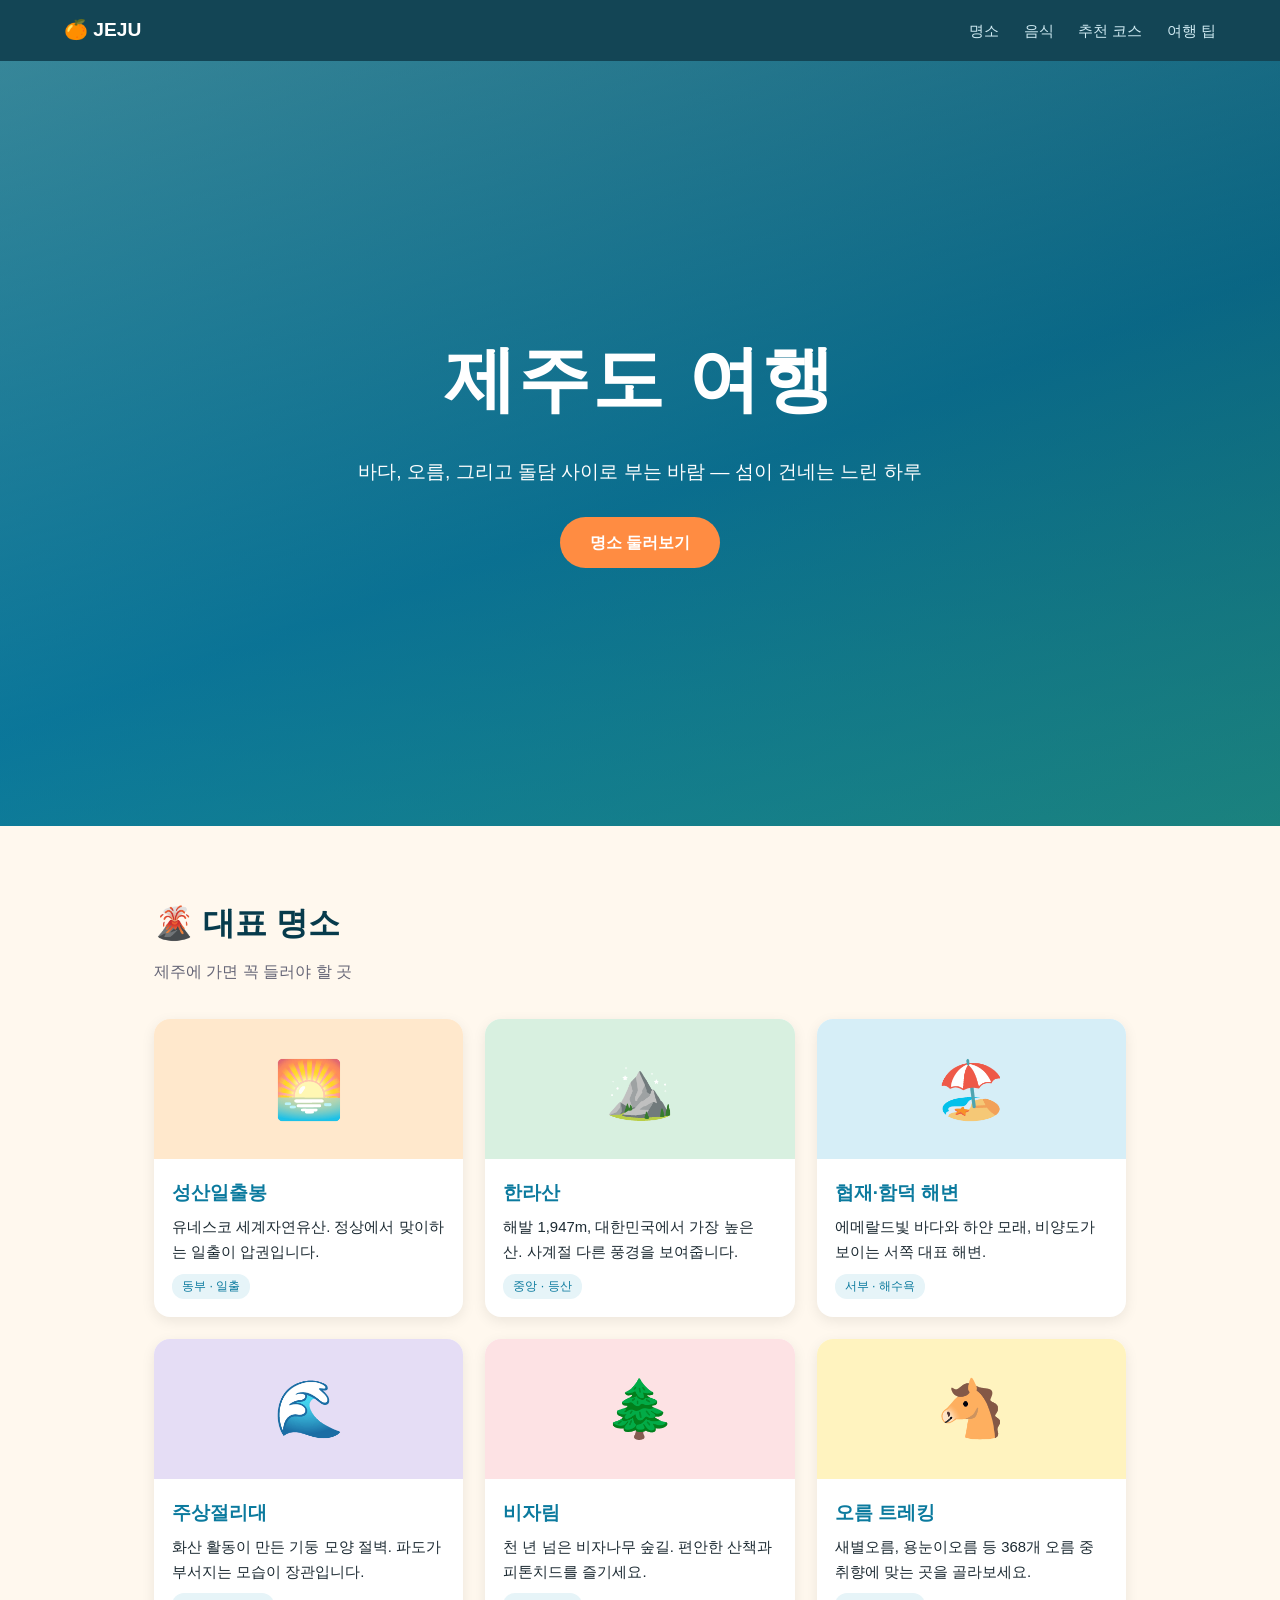
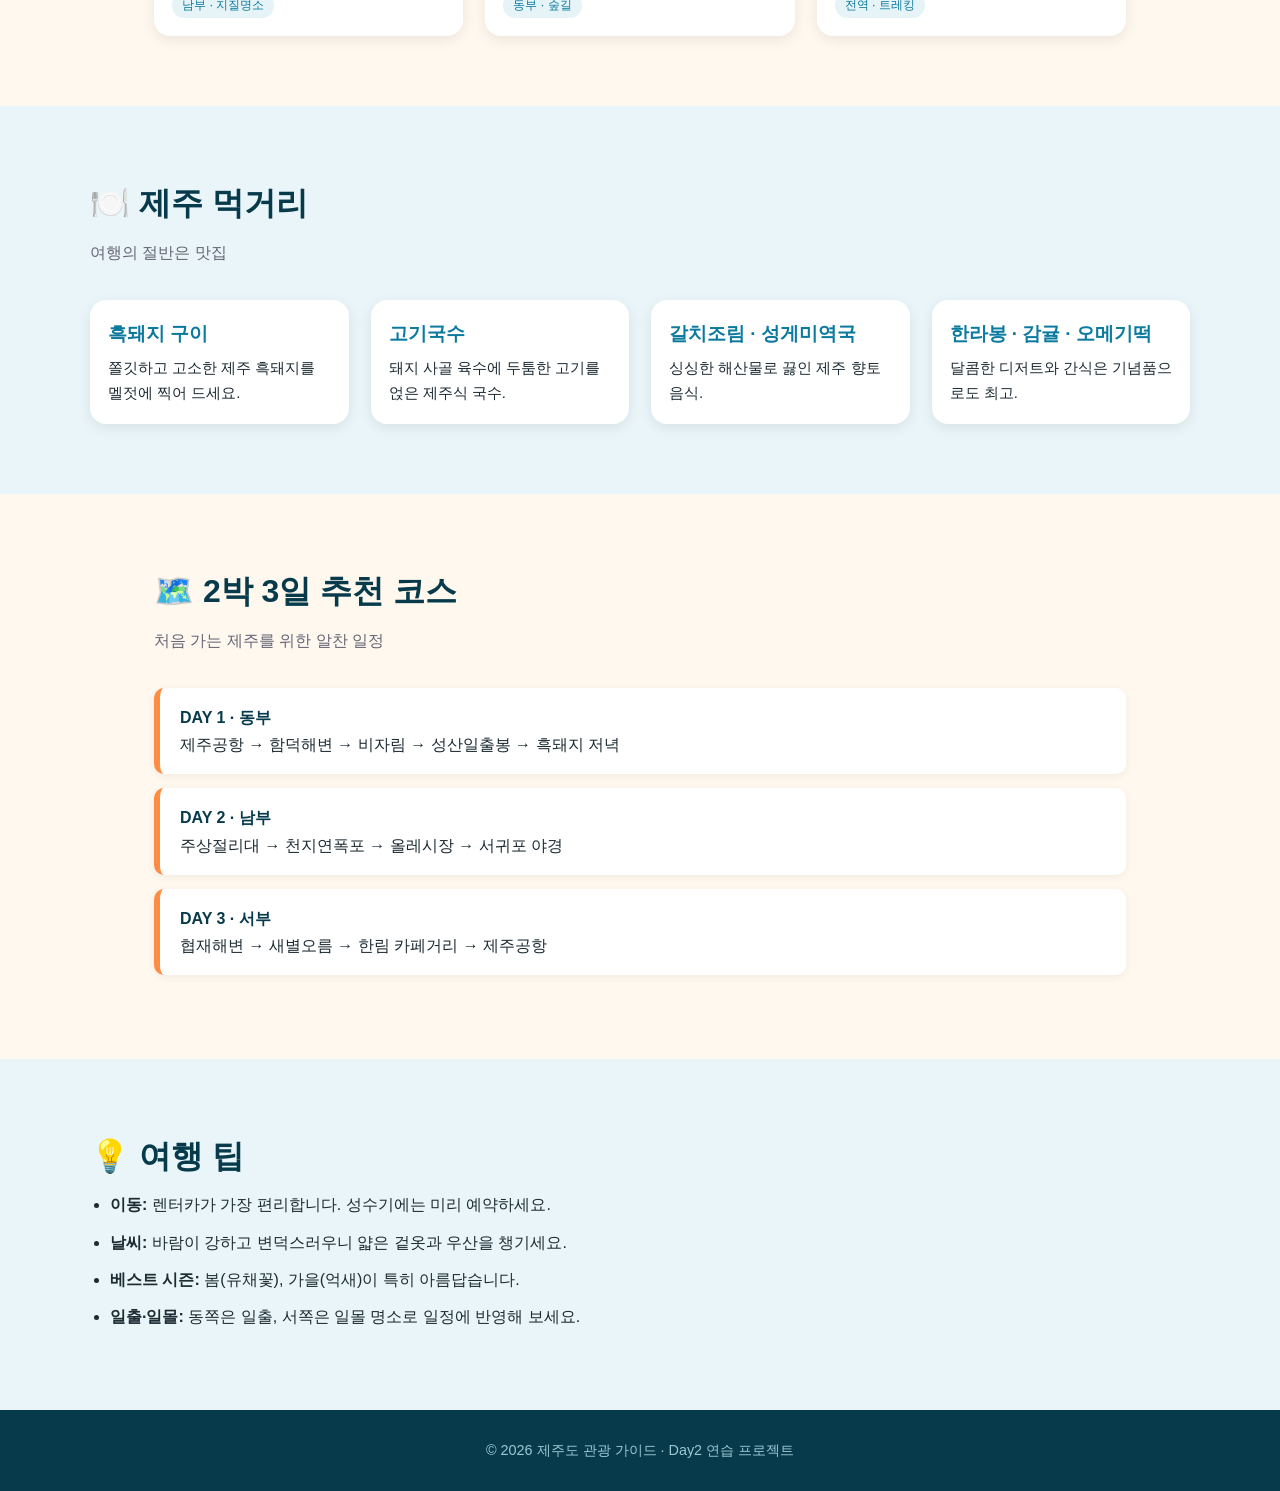
<file: index.html>
<!DOCTYPE html>
<html lang="ko">
<head>
<meta charset="UTF-8">
<meta name="viewport" content="width=device-width, initial-scale=1">
<title>제주도 관광 가이드</title>
<style>
  :root { --sea:#0b7a9e; --deep:#073b4c; --orange:#ff8c42; --cream:#fff8ee; --ink:#1d2b33; }
  * { box-sizing:border-box; margin:0; padding:0; }
  html { scroll-behavior:smooth; }
  body { font-family:"Malgun Gothic","Apple SD Gothic Neo",sans-serif; color:var(--ink); background:var(--cream); line-height:1.7; }
  header { position:sticky; top:0; z-index:10; background:rgba(7,59,76,.95); display:flex; justify-content:space-between; align-items:center; padding:14px 5vw; }
  header .logo { color:#fff; font-weight:700; font-size:1.2rem; }
  nav a { color:#cfeaf2; text-decoration:none; margin-left:20px; font-size:.95rem; }
  nav a:hover { color:var(--orange); }
  .hero { min-height:85vh; display:flex; flex-direction:column; justify-content:center; align-items:center; text-align:center; color:#fff; padding:0 5vw;
    background:linear-gradient(rgba(7,59,76,.45),rgba(11,122,158,.55)),linear-gradient(160deg,#5ec4d8 0%,#0b7a9e 55%,#2e8b57 100%); }
  .hero h1 { font-size:clamp(2.4rem,7vw,4.5rem); letter-spacing:2px; }
  .hero p { margin:16px 0 28px; font-size:1.2rem; }
  .btn { background:var(--orange); color:#fff; padding:12px 30px; border-radius:30px; text-decoration:none; font-weight:700; transition:transform .2s; display:inline-block; }
  .btn:hover { transform:translateY(-3px); }
  section { padding:70px 5vw; max-width:1100px; margin:auto; }
  h2 { font-size:2rem; color:var(--deep); margin-bottom:8px; }
  .sub { color:#667; margin-bottom:34px; }
  .grid { display:grid; grid-template-columns:repeat(auto-fit,minmax(240px,1fr)); gap:22px; }
  .card { background:#fff; border-radius:16px; overflow:hidden; box-shadow:0 4px 14px rgba(0,0,0,.08); transition:transform .25s; }
  .card:hover { transform:translateY(-6px); }
  .thumb { height:140px; display:flex; align-items:center; justify-content:center; font-size:3.5rem; }
  .card .body { padding:18px; }
  .card h3 { color:var(--sea); margin-bottom:6px; }
  .card p { font-size:.93rem; }
  .tag { display:inline-block; font-size:.78rem; background:#e6f4f8; color:var(--sea); padding:2px 10px; border-radius:12px; margin-top:8px; }
  .alt { background:#e9f5f8; max-width:none; }
  .alt > .inner { max-width:1100px; margin:auto; }
  .tip li { margin:0 0 10px 20px; }
  .course { background:#fff; border-left:6px solid var(--orange); border-radius:10px; padding:16px 20px; margin-bottom:14px; box-shadow:0 2px 8px rgba(0,0,0,.06); }
  .course b { color:var(--deep); }
  footer { background:var(--deep); color:#9cc7d3; text-align:center; padding:28px 5vw; font-size:.9rem; }
  @media (max-width:600px){ nav a{margin-left:12px;font-size:.85rem;} }
</style>
</head>
<body>

<header>
  <div class="logo">🍊 JEJU</div>
  <nav>
    <a href="#spots">명소</a>
    <a href="#food">음식</a>
    <a href="#course">추천 코스</a>
    <a href="#tips">여행 팁</a>
  </nav>
</header>

<div class="hero">
  <h1>제주도 여행</h1>
  <p>바다, 오름, 그리고 돌담 사이로 부는 바람 — 섬이 건네는 느린 하루</p>
  <a class="btn" href="#spots">명소 둘러보기</a>
</div>

<section id="spots">
  <h2>🌋 대표 명소</h2>
  <p class="sub">제주에 가면 꼭 들러야 할 곳</p>
  <div class="grid">
    <div class="card"><div class="thumb" style="background:#ffe8cc">🌅</div><div class="body"><h3>성산일출봉</h3><p>유네스코 세계자연유산. 정상에서 맞이하는 일출이 압권입니다.</p><span class="tag">동부 · 일출</span></div></div>
    <div class="card"><div class="thumb" style="background:#d8f0e0">⛰️</div><div class="body"><h3>한라산</h3><p>해발 1,947m, 대한민국에서 가장 높은 산. 사계절 다른 풍경을 보여줍니다.</p><span class="tag">중앙 · 등산</span></div></div>
    <div class="card"><div class="thumb" style="background:#d6eef7">🏖️</div><div class="body"><h3>협재·함덕 해변</h3><p>에메랄드빛 바다와 하얀 모래, 비양도가 보이는 서쪽 대표 해변.</p><span class="tag">서부 · 해수욕</span></div></div>
    <div class="card"><div class="thumb" style="background:#e5ddf5">🌊</div><div class="body"><h3>주상절리대</h3><p>화산 활동이 만든 기둥 모양 절벽. 파도가 부서지는 모습이 장관입니다.</p><span class="tag">남부 · 지질명소</span></div></div>
    <div class="card"><div class="thumb" style="background:#fde2e4">🌲</div><div class="body"><h3>비자림</h3><p>천 년 넘은 비자나무 숲길. 편안한 산책과 피톤치드를 즐기세요.</p><span class="tag">동부 · 숲길</span></div></div>
    <div class="card"><div class="thumb" style="background:#fff3bf">🐴</div><div class="body"><h3>오름 트레킹</h3><p>새별오름, 용눈이오름 등 368개 오름 중 취향에 맞는 곳을 골라보세요.</p><span class="tag">전역 · 트레킹</span></div></div>
  </div>
</section>

<section id="food" class="alt">
  <div class="inner">
    <h2>🍽️ 제주 먹거리</h2>
    <p class="sub">여행의 절반은 맛집</p>
    <div class="grid">
      <div class="card"><div class="body"><h3>흑돼지 구이</h3><p>쫄깃하고 고소한 제주 흑돼지를 멜젓에 찍어 드세요.</p></div></div>
      <div class="card"><div class="body"><h3>고기국수</h3><p>돼지 사골 육수에 두툼한 고기를 얹은 제주식 국수.</p></div></div>
      <div class="card"><div class="body"><h3>갈치조림 · 성게미역국</h3><p>싱싱한 해산물로 끓인 제주 향토 음식.</p></div></div>
      <div class="card"><div class="body"><h3>한라봉 · 감귤 · 오메기떡</h3><p>달콤한 디저트와 간식은 기념품으로도 최고.</p></div></div>
    </div>
  </div>
</section>

<section id="course">
  <h2>🗺️ 2박 3일 추천 코스</h2>
  <p class="sub">처음 가는 제주를 위한 알찬 일정</p>
  <div class="course"><b>DAY 1 · 동부</b><br>제주공항 → 함덕해변 → 비자림 → 성산일출봉 → 흑돼지 저녁</div>
  <div class="course"><b>DAY 2 · 남부</b><br>주상절리대 → 천지연폭포 → 올레시장 → 서귀포 야경</div>
  <div class="course"><b>DAY 3 · 서부</b><br>협재해변 → 새별오름 → 한림 카페거리 → 제주공항</div>
</section>

<section id="tips" class="alt">
  <div class="inner">
    <h2>💡 여행 팁</h2>
    <ul class="tip">
      <li><b>이동:</b> 렌터카가 가장 편리합니다. 성수기에는 미리 예약하세요.</li>
      <li><b>날씨:</b> 바람이 강하고 변덕스러우니 얇은 겉옷과 우산을 챙기세요.</li>
      <li><b>베스트 시즌:</b> 봄(유채꽃), 가을(억새)이 특히 아름답습니다.</li>
      <li><b>일출·일몰:</b> 동쪽은 일출, 서쪽은 일몰 명소로 일정에 반영해 보세요.</li>
    </ul>
  </div>
</section>

<footer>© 2026 제주도 관광 가이드 · Day2 연습 프로젝트</footer>

</body>
</html>
</file>
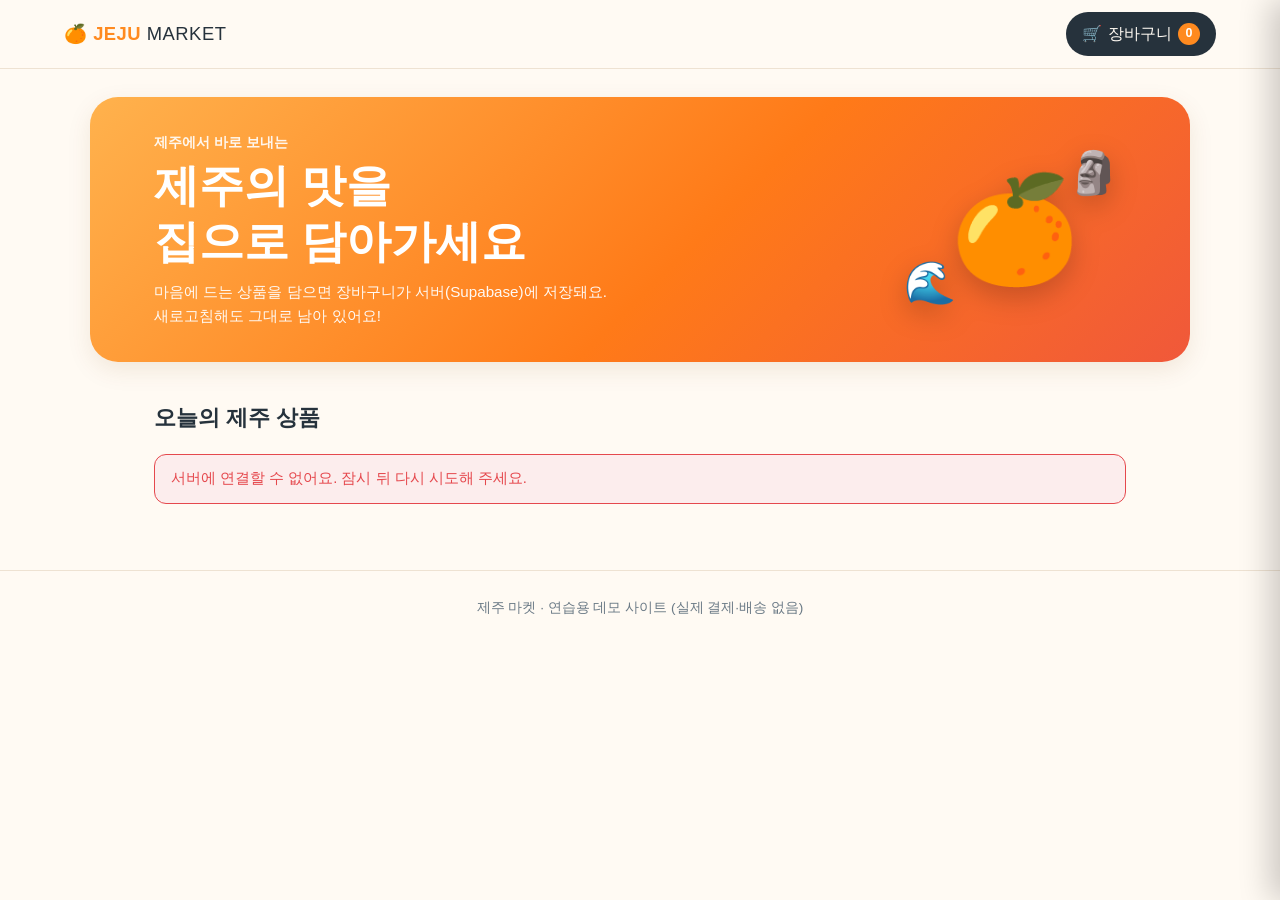
<file: frontend/index.html>
<!DOCTYPE html>
<html lang="ko">
<head>
<meta charset="UTF-8">
<meta name="viewport" content="width=device-width, initial-scale=1">
<title>제주 마켓 — 장바구니</title>
<meta name="description" content="제주의 맛을 집으로. 한라봉, 흑돼지, 오메기떡을 장바구니에 담아 보세요.">
<link rel="stylesheet" href="style.css">
</head>
<body>

<header class="top">
  <a class="brand" href="#">🍊 <b>JEJU</b> MARKET</a>
  <button class="cart-btn" id="openCart" aria-label="장바구니 열기">
    🛒 <span>장바구니</span><em class="badge" id="badge">0</em>
  </button>
</header>

<section class="hero">
  <div>
    <p class="eyebrow">제주에서 바로 보내는</p>
    <h1>제주의 맛을<br>집으로 담아가세요</h1>
    <p class="sub">마음에 드는 상품을 담으면 장바구니가 서버(Supabase)에 저장돼요.<br>새로고침해도 그대로 남아 있어요!</p>
  </div>
  <div class="hero-art" aria-hidden="true">🍊<i>🌊</i><i>🗿</i></div>
</section>

<main>
  <div class="bar">
    <h2>오늘의 제주 상품</h2>
    <div class="chips" id="chips"></div>
  </div>
  <div id="notice" class="notice" hidden></div>
  <div class="grid" id="grid"><div class="skeleton"></div><div class="skeleton"></div><div class="skeleton"></div><div class="skeleton"></div></div>
</main>

<footer>제주 마켓 · 연습용 데모 사이트 (실제 결제·배송 없음)</footer>

<div class="overlay" id="overlay" hidden></div>
<aside class="drawer" id="drawer" aria-hidden="true">
  <div class="drawer-head">
    <h3>🛒 내 장바구니</h3>
    <button class="x" id="closeCart" aria-label="닫기">✕</button>
  </div>
  <div class="drawer-body" id="cartBody"></div>
  <div class="drawer-foot">
    <div class="sum"><span>총 결제 금액</span><b id="total">0원</b></div>
    <button class="order" id="order">주문하기</button>
    <button class="clear" id="clear">비우기</button>
  </div>
</aside>

<div class="toast" id="toast" role="status"></div>

<script src="config.js"></script>
<script src="app.js"></script>
</body>
</html>
</file>
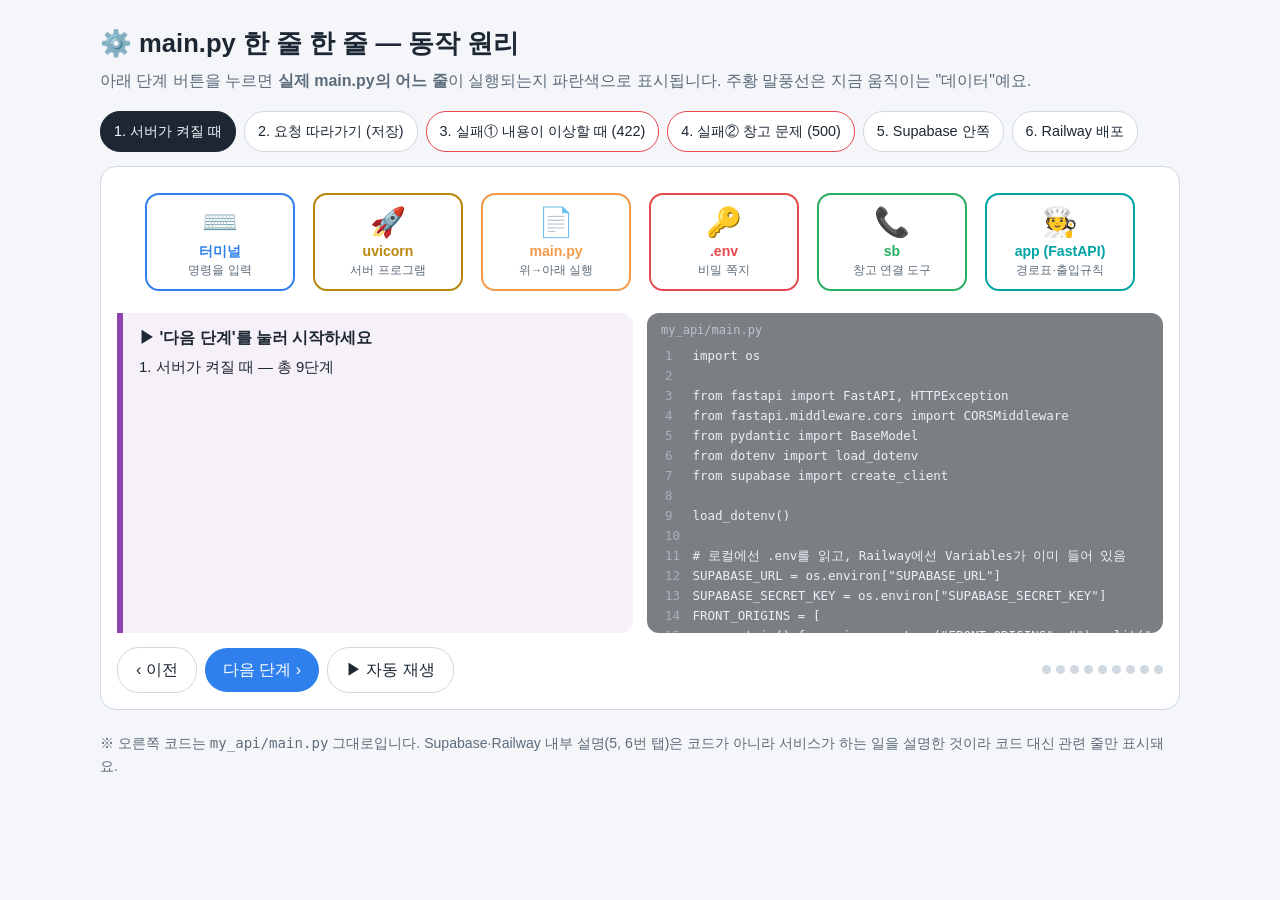
<file: fastapi_detail.html>
<!DOCTYPE html>
<html lang="ko">
<head>
<meta charset="UTF-8">
<meta name="viewport" content="width=device-width, initial-scale=1">
<title>FastAPI · Supabase · Railway 동작 원리</title>
<style>
  :root{
    --bg:#f4f6fa; --card:#fff; --ink:#1c2733; --sub:#5d6c7b; --line:#d0d9e2;
    --code:#0f1720; --codeink:#d6e2ee; --hl:#2f80ed40; --pkt:#8e44ad; --ok:#27ae60; --err:#e5484d;
  }
  @media (prefers-color-scheme:dark){
    :root{ --bg:#0f151b; --card:#18212a; --ink:#e7eef5; --sub:#97a8b8; --line:#2c3a47; }
  }
  *{box-sizing:border-box;margin:0;padding:0}
  body{font-family:"Malgun Gothic","Apple SD Gothic Neo",sans-serif;background:var(--bg);color:var(--ink);line-height:1.65;padding:22px 14px 60px}
  .wrap{max-width:1080px;margin:auto}
  h1{font-size:1.6rem}
  .lead{color:var(--sub);margin:4px 0 16px}
  .tabs{display:flex;flex-wrap:wrap;gap:8px;margin-bottom:14px}
  .tab{border:1px solid var(--line);background:var(--card);color:var(--ink);padding:8px 13px;border-radius:20px;cursor:pointer;font:inherit;font-size:.9rem}
  .tab.on{background:var(--ink);color:var(--bg);border-color:var(--ink)}
  .tab.e{border-color:var(--err)}
  .card{background:var(--card);border:1px solid var(--line);border-radius:16px;padding:16px}

  .stage{position:relative;display:flex;flex-wrap:wrap;justify-content:center;gap:14px 18px;padding:10px 4px 16px}
  .node{flex:1 1 118px;max-width:150px;border:2px solid var(--c);border-radius:14px;padding:10px 6px;text-align:center;background:var(--card);transition:box-shadow .3s,transform .3s;position:relative;z-index:1}
  .node.act{box-shadow:0 0 0 5px color-mix(in srgb,var(--c) 30%,transparent);transform:scale(1.05)}
  .node.pulse{animation:pulse .9s ease 2}
  @keyframes pulse{50%{box-shadow:0 0 0 12px color-mix(in srgb,var(--c) 25%,transparent)}}
  .node .i{font-size:1.8rem;line-height:1.2}
  .node b{display:block;font-size:.88rem;color:var(--c)}
  .node small{display:block;font-size:.72rem;color:var(--sub);line-height:1.35}
  .pkt{position:absolute;z-index:5;left:0;top:0;transform:translate(-50%,-50%);background:var(--pkt);color:#fff;font-size:.78rem;padding:4px 10px;border-radius:12px;white-space:nowrap;box-shadow:0 4px 12px rgba(0,0,0,.3);opacity:0;pointer-events:none}
  .pkt.show{opacity:1}
  .pkt.back{background:var(--ok)}
  .pkt.err{background:var(--err)}

  .cols{display:grid;grid-template-columns:1fr 1fr;gap:14px;margin-top:6px}
  .say{border-left:6px solid var(--pkt);background:color-mix(in srgb,var(--pkt) 8%,transparent);border-radius:0 12px 12px 0;padding:12px 16px;min-height:150px}
  .say.err{border-color:var(--err);background:color-mix(in srgb,var(--err) 8%,transparent)}
  .say h3{font-size:1rem;margin-bottom:4px}
  .say p{font-size:.93rem}
  .say pre{margin-top:10px;background:var(--code);color:var(--codeink);padding:10px 12px;border-radius:10px;font:12.5px/1.55 Consolas,monospace;white-space:pre-wrap;word-break:break-all}
  .codebox{background:var(--code);color:var(--codeink);border-radius:12px;padding:8px 0;font:12.5px/1.6 Consolas,monospace;max-height:320px;overflow:auto}
  .codebox .t{padding:0 14px 6px;color:#7f93a7;font-size:.75rem}
  .ln{display:block;padding:0 14px;white-space:pre;border-left:4px solid transparent}
  .ln i{color:#5d7186;font-style:normal;display:inline-block;width:2.2em;user-select:none}
  .ln.hl{background:var(--hl);border-left-color:#4da3ff;color:#fff}
  .codebox.dim{opacity:.55}

  .ctrl{display:flex;gap:8px;align-items:center;margin-top:14px;flex-wrap:wrap}
  .btn{background:#2f80ed;color:#fff;border:0;padding:9px 18px;border-radius:22px;font:inherit;cursor:pointer}
  .btn.g{background:transparent;color:var(--ink);border:1px solid var(--line)}
  .dots{display:flex;gap:5px;margin-left:auto;flex-wrap:wrap}
  .dot{width:9px;height:9px;border-radius:50%;background:var(--line);cursor:pointer}
  .dot.on{background:var(--pkt)}
  .note{margin-top:22px;font-size:.88rem;color:var(--sub)}
  @media (max-width:760px){.cols{grid-template-columns:1fr}}
</style>
</head>
<body>
<div class="wrap">
  <h1>⚙️ main.py 한 줄 한 줄 — 동작 원리</h1>
  <p class="lead">아래 단계 버튼을 누르면 <b>실제 main.py의 어느 줄</b>이 실행되는지 파란색으로 표시됩니다. 주황 말풍선은 지금 움직이는 "데이터"예요.</p>

  <div class="tabs" id="tabs"></div>
  <div class="card">
    <div class="stage" id="stage"><div class="pkt" id="pkt"></div></div>
    <div class="cols">
      <div class="say" id="say"></div>
      <div class="codebox" id="code"></div>
    </div>
    <div class="ctrl">
      <button class="btn g" id="prev">‹ 이전</button>
      <button class="btn" id="next">다음 단계 ›</button>
      <button class="btn g" id="auto">▶ 자동 재생</button>
      <div class="dots" id="dots"></div>
    </div>
  </div>
  <p class="note">※ 오른쪽 코드는 <code>my_api/main.py</code> 그대로입니다. Supabase·Railway 내부 설명(5, 6번 탭)은 코드가 아니라 서비스가 하는 일을 설명한 것이라 코드 대신 관련 줄만 표시돼요.</p>
</div>

<script>
const $ = id => document.getElementById(id);
const CODE = `import os

from fastapi import FastAPI, HTTPException
from fastapi.middleware.cors import CORSMiddleware
from pydantic import BaseModel
from dotenv import load_dotenv
from supabase import create_client

load_dotenv()

# 로컬에선 .env를 읽고, Railway에선 Variables가 이미 들어 있음
SUPABASE_URL = os.environ["SUPABASE_URL"]
SUPABASE_SECRET_KEY = os.environ["SUPABASE_SECRET_KEY"]
FRONT_ORIGINS = [
    o.strip() for o in os.getenv("FRONT_ORIGINS", "").split(",") if o.strip()
]

sb = create_client(SUPABASE_URL, SUPABASE_SECRET_KEY)

app = FastAPI(title="my-api")

app.add_middleware(
    CORSMiddleware,
    allow_origins=FRONT_ORIGINS,
    allow_credentials=True,
    allow_methods=["*"],
    allow_headers=["*"],
)


@app.get("/health")
def health():
    return {"status": "ok"}


class ItemIn(BaseModel):
    name: str


@app.get("/items")
def list_items():
    try:
        res = sb.table("items").select("*").order("id", desc=True).limit(50).execute()
    except Exception as e:
        raise HTTPException(status_code=500, detail=f"Supabase 오류: {e}")
    return res.data


@app.post("/items")
def create_item(item: ItemIn):
    try:
        res = sb.table("items").insert({"name": item.name}).execute()
    except Exception as e:
        raise HTTPException(status_code=500, detail=f"Supabase 오류: {e}")
    return res.data[0]`.split("\n");

const C = {b:"#2f80ed", o:"#f2994a", g:"#27ae60", p:"#9b51e0", r:"#e5484d", t:"#00a3a3", y:"#b8860b"};

/* ───── 요청 하나가 지나가는 길 (2~4번 탭 공통) ───── */
const N2 = [
  {i:"🖥️",n:"브라우저",s:"화면 :5500",c:C.b},
  {i:"🚪",n:"uvicorn",s:"8000번 문지기",c:C.y},
  {i:"🛂",n:"CORS 검문",s:"22~28줄",c:C.p},
  {i:"🗺️",n:"경로표 + 검사",s:"@app.post · ItemIn",c:C.t},
  {i:"🧑‍🍳",n:"create_item()",s:"49~55줄",c:C.o},
  {i:"📞",n:"sb (supabase-py)",s:"18줄",c:C.o},
  {i:"🗄️",n:"Supabase",s:"인터넷 DB",c:C.g},
];
const REQ_RAW = `POST /items HTTP/1.1
Host: 127.0.0.1:8000
Origin: http://localhost:5500
Content-Type: application/json

{"name": "사과"}`;
const S2 = [
  {f:0,t:1,pkt:"POST /items",hl:[],title:"① 브라우저가 '편지(HTTP)'를 보낸다",
   text:"화면의 fetch(...)가 글자로 된 편지를 8000번 포트로 보냅니다. 편지에는 '무슨 일(POST)', '어디로(/items)', '누가 보냈나(Origin)', '내용(JSON)'이 적혀 있어요. 그걸 받는 첫 문지기가 <b>uvicorn</b>입니다.",data:REQ_RAW},
  {f:1,t:2,pkt:"요청 객체",hl:[[20,20]],title:"② uvicorn이 글자를 파이썬 객체로 바꿔 app에 넘긴다",
   text:"uvicorn은 편지를 method·path·headers·body로 쪼개서 <b>app</b>(20줄에서 만든 FastAPI 주방)에게 넘겨요. 실행할 때 쓴 <code>main:app</code>이 바로 이 app입니다. 가장 바깥 문부터 차례로 통과합니다."},
  {f:2,t:3,pkt:"Origin 확인",hl:[[14,16],[22,28]],title:"③ CORS 검문: 이 화면 주소가 허용 목록에 있나?",
   text:"<code>Origin: http://localhost:5500</code>이 FRONT_ORIGINS(.env에서 읽은 목록)에 있는지 봅니다. 있으면 통과하고 응답에 허용 도장(Access-Control-Allow-Origin)을 찍을 준비를 해요. 없으면 서버는 일을 해도 <b>브라우저가 결과를 화면에 못 쓰게 막습니다.</b>"},
  {f:3,t:4,pkt:"item.name='사과'",hl:[[36,37],[49,50]],title:"④ 경로표에서 함수 찾기 + 내용 검사(Pydantic)",
   text:"'POST + /items' 를 경로표에서 찾으면 49줄의 <code>create_item</code>이 나옵니다. 그 전에 본문 JSON이 <code>ItemIn</code>(name은 글자여야 함)에 맞는지 검사해요. 통과하면 <b>item.name = '사과'</b> 를 들고 함수가 실행됩니다. (맞지 않으면 → 3번 탭)"},
  {f:4,t:5,pkt:"insert 준비",hl:[[52,52]],title:"⑤ 함수 안에서 창고에 부탁할 말을 만든다",
   text:"<code>sb.table('items').insert({...})</code>는 '문장 조립'이에요. <code>.execute()</code>가 불리는 순간 비로소 인터넷으로 보냅니다. 전체를 <code>try</code>로 감싼 이유: 창고가 에러를 내도 서버가 죽지 않고 정리된 에러를 돌려주려고요."},
  {f:5,t:6,pkt:"HTTPS POST /rest/v1/items",hl:[[12,13],[18,18]],title:"⑥ supabase-py가 Supabase로 요청을 쏜다",
   text:".env에서 읽은 <b>URL 뒤에 /rest/v1/items</b>를 붙여서 보냅니다(그래서 URL에 /rest/v1/ 을 또 쓰면 오류). 헤더에 비밀 열쇠(SECRET KEY)를 실어서요. 이 안쪽은 5번 탭에서 자세히 봐요.",
   data:`POST https://프로젝트ID.supabase.co/rest/v1/items
apikey: sb_secret_********
Authorization: Bearer sb_secret_********
Prefer: return=representation

{"name": "사과"}`},
  {f:6,t:5,back:1,pkt:"201 [{id:1,…}]",hl:[],title:"⑦ Supabase가 '저장했어요' 하고 줄을 돌려준다",
   text:"방금 저장된 줄이 <b>리스트</b>로 돌아옵니다. id(번호)와 created_at(시간)은 DB가 알아서 채워 준 값이에요.",data:`[{"id": 1, "name": "사과", "created_at": "2026-11-10T04:52:00+00:00"}]`},
  {f:5,t:4,back:1,pkt:"res.data",hl:[[55,55]],title:"⑧ 함수가 첫 번째 줄을 return 한다",
   text:"<code>res.data[0]</code> = 리스트의 첫 줄(딕셔너리). 함수는 여기서 끝나요."},
  {f:4,t:2,back:1,pkt:"dict → JSON",hl:[],title:"⑨ FastAPI가 자동으로 JSON으로 바꾸고 허용 도장을 찍는다",
   text:"return 한 파이썬 값을 FastAPI가 알아서 JSON 글자로 바꿔 200 응답을 만들고, CORS 검문소가 아까 준비한 <b>허용 도장</b>을 찍어요."},
  {f:2,t:0,back:1,pkt:"200 OK + JSON",hl:[],title:"⑩ 브라우저에 응답 도착 → 화면이 목록을 새로고침",
   text:"uvicorn이 응답을 글자 편지로 내보내고, 브라우저는 허용 도장을 확인한 뒤 화면에 사용합니다. 여기까지 보통 0.1~0.5초예요.",
   data:`HTTP/1.1 200 OK
access-control-allow-origin: http://localhost:5500
content-type: application/json

{"id":1,"name":"사과","created_at":"..."}`},
];
const S2b = [
  ...S2.slice(0,4).map(s=>({...s})),
];
S2b[0].data = `POST /items HTTP/1.1
Content-Type: application/json

{}        ← name 이 빠졌어요!`;
S2b[0].title = "① 이름 없이 주문이 들어왔다 (name 누락)";
S2b[0].text = "화면에서 이름을 안 적고 보냈다고 가정해 볼게요. 본문이 <code>{}</code> 이에요.";
S2b[3] = {f:3,t:0,err:1,back:1,pkt:"422 거절",hl:[[36,37],[49,50]],title:"④ 검사에서 탈락 → 함수는 실행조차 안 된다",
  text:"<code>ItemIn</code>은 'name: str 필수'라고 선언돼 있어서 본문에 name 이 없으면 <b>create_item() 한 줄도 실행되지 않고</b> 곧바로 422(내용이 이상해요)로 돌려보내요. Supabase에도 가지 않습니다. 이 검사는 우리가 코드를 짜지 않아도 <code>name: str</code> 한 줄이 해 주는 FastAPI의 핵심 기능이에요.",
  data:`HTTP 422
{"detail":[{"loc":["body","name"],"msg":"Field required","type":"missing"}]}`};

const S2c = [
  ...S2.slice(0,6).map(s=>({...s})),
  {f:6,t:5,back:1,err:1,pkt:"404 PGRST205",hl:[],title:"⑦ Supabase: '그런 표(table)는 없어요'",
   text:"실제로 우리가 겪은 상황이에요. <b>items 표를 아직 안 만들었을 때</b> 이렇게 답합니다. (표 만들기: <code>my_api/schema.sql</code> 실행)",
   data:`{"code":"PGRST205","message":"Could not find the table 'public.items' in the schema cache"}`},
  {f:5,t:4,back:1,err:1,pkt:"Exception",hl:[[53,54]],title:"⑧ 파이썬이 예외(Exception)를 던지고, except 가 잡는다",
   text:"supabase-py 가 에러를 예외로 바꿔 던지고, 52줄을 감싼 <code>try</code> 덕분에 53줄 <code>except</code> 로 점프합니다. 이게 없었다면 서버가 이상한 500 에러를 냈을 거예요."},
  {f:4,t:0,back:1,err:1,pkt:"500 + detail",hl:[[54,54]],title:"⑨ HTTPException(500) 으로 정리해서 화면까지 전달",
   text:"<code>raise HTTPException(500, detail=...)</code> 가 사람이 읽을 수 있는 에러 글을 만들어 돌려보냅니다. 테스트 페이지에 빨간 글씨로 뜬 그 문장이에요.",
   data:`HTTP 500
{"detail":"Supabase 오류: {'message': \\"Could not find the table 'public.items'...\\"}"}`},
];

/* ───── 1. 서버가 켜질 때 ───── */
const N1 = [
  {i:"⌨️",n:"터미널",s:"명령을 입력",c:C.b},
  {i:"🚀",n:"uvicorn",s:"서버 프로그램",c:C.y},
  {i:"📄",n:"main.py",s:"위→아래 실행",c:C.o},
  {i:"🔑",n:".env",s:"비밀 쪽지",c:C.r},
  {i:"📞",n:"sb",s:"창고 연결 도구",c:C.g},
  {i:"🧑‍🍳",n:"app (FastAPI)",s:"경로표·출입규칙",c:C.t},
];
const S1 = [
  {f:0,t:1,pkt:"uvicorn main:app",hl:[],title:"① 명령: 'main.py 안의 app 을 실행해 줘'",
   text:"<code>main:app</code> = <b>main.py 파일 : app 이라는 이름</b>. uvicorn은 '파이썬 웹 서버 프로그램'이에요. FastAPI는 요리법(코드)이고, 실제로 8000번 포트를 열고 손님을 받는 건 uvicorn 입니다.",data:`python -m uvicorn main:app --reload --port 8000`},
  {f:1,t:2,pkt:"main.py 열기",hl:[[1,7]],title:"② import: 필요한 도구상자를 꺼낸다",
   text:"파이썬은 파일을 <b>위에서 아래로 한 줄씩</b> 실행해요. 1~7줄은 fastapi, supabase 같은 도구를 가져오는 줄. 이 도구들은 가상환경 <code>vjeju</code> 안에 설치돼 있어서, 가상환경을 안 켜면 <i>No module named uvicorn</i> 오류가 났던 거예요."},
  {f:2,t:3,pkt:"load_dotenv()",hl:[[9,9]],title:"③ .env 쪽지를 열어 환경변수로 올려 둔다",
   text:".env 의 <code>KEY=값</code> 줄들이 '환경변수'(컴퓨터의 임시 메모)로 올라갑니다. 비밀번호를 코드에 직접 쓰지 않으려는 방법이에요."},
  {f:3,t:2,back:1,pkt:"URL · KEY · 허용주소",hl:[[11,16]],title:"④ 메모에서 값을 꺼내 변수에 담는다",
   text:"<code>os.environ[\"...\"]</code>는 값이 없으면 <b>즉시 KeyError 로 서버가 안 켜져요</b>(일부러 엄격하게). 반대로 <code>os.getenv(\"FRONT_ORIGINS\", \"\")</code>는 없으면 빈 값. 쉼표로 쪼개 리스트로 만듭니다. Railway에서는 .env 가 없고 Variables 가 이 메모 역할을 해요."},
  {f:2,t:4,pkt:"create_client",hl:[[18,18]],title:"⑤ 창고 연결 도구 sb 를 만든다",
   text:"주소(URL)와 열쇠를 들고 있는 도구 <b>sb</b> 가 만들어집니다. 이 줄에서는 아직 인터넷으로 아무것도 보내지 않아요. 나중에 <code>.execute()</code> 때 실제로 보냅니다."},
  {f:2,t:5,pkt:"FastAPI()",hl:[[20,20]],title:"⑥ app = 주방을 연다 (아직 메뉴판은 비어 있음)",
   text:"<code>app</code> 이 FastAPI 의 본체입니다. 이 객체가 '경로표'와 '출입 규칙'을 보관해요."},
  {f:2,t:5,pkt:"add_middleware",hl:[[22,28]],title:"⑦ 출입 규칙(CORS) 설치",
   text:"모든 요청이 지나가는 문에 검문소를 답니다. '허용된 화면 주소에서 온 요청만 결과를 쓸 수 있게 하자'는 규칙이에요."},
  {f:2,t:5,pkt:"경로 3개 등록",hl:[[31,33],[40,46],[49,55]],title:"⑧ @app.get / @app.post → 경로표에 등록",
   text:"<code>@app.get(\"/health\")</code> 같은 줄(데코레이터)은 함수를 <b>실행하는 게 아니라 메뉴판에 적어 두는 것</b>이에요.",
   data:`경로표
GET  /health → health()
GET  /items  → list_items()
POST /items  → create_item()
(+ 자동 생성: /docs, /openapi.json)`},
  {f:1,t:1,pkt:"",hl:[],title:"⑨ 8000번 창구를 열고 손님을 기다린다",
   text:"main.py 가 끝까지 실행되면 uvicorn 이 창구를 열어요. <b>127.0.0.1</b> 은 '내 컴퓨터 안에서만'이라는 뜻이라 지금은 나만 접속할 수 있어요. 이제부터는 요청이 올 때마다 경로표를 보고 함수만 실행됩니다 (→ 2번 탭).",
   data:`INFO: Application startup complete.
INFO: Uvicorn running on http://127.0.0.1:8000`},
];

/* ───── 5. Supabase 안쪽 ───── */
const N5 = [
  {i:"📞",n:"supabase-py",s:"우리 서버 쪽",c:C.o},
  {i:"🛡️",n:"API 관문",s:"열쇠 검사",c:C.r},
  {i:"🔄",n:"PostgREST",s:"HTTP→SQL 번역기",c:C.t},
  {i:"🐘",n:"PostgreSQL",s:"진짜 표 저장소",c:C.g},
];
const S5 = [
  {f:0,t:1,pkt:"POST /rest/v1/items",hl:[[12,13],[18,18]],title:"① 주소를 읽는 법",
   text:"<code>https://<b>프로젝트ID</b>.supabase.co</code>(내 프로젝트의 집 주소) + <code>/rest/v1/</code>(데이터 창구) + <code>items</code>(표 이름). 앞에서 URL 끝에 /rest/v1/ 이 이미 붙어 있으면 '경로가 이중'이라 <b>PGRST125</b> 에러가 났던 겁니다.",
   data:`POST https://프로젝트ID.supabase.co/rest/v1/items
apikey: sb_secret_********`},
  {f:1,t:1,pkt:"",hl:[],title:"② 관문이 열쇠의 종류를 확인한다",
   text:"<b>publishable(공개) 키</b> = 'anon' 손님 권한 → <b>RLS(행 보안 규칙)</b> 이 허용한 것만 가능. <b>secret(비밀) 키</b> = 'service_role' 관리자 권한 → RLS 를 건너뛰고 전부 가능. 그래서 secret 키는 <b>서버(.env / Railway Variables)에만</b> 두고 프론트 코드에는 절대 넣지 않아요."},
  {f:1,t:2,pkt:"통과",hl:[],title:"③ 통과한 요청을 PostgREST 가 받는다",
   text:"PostgREST 는 'HTTP 요청을 DB 명령으로 자동 번역해 주는 프로그램'이에요. 그래서 우리가 서버에 SQL 을 직접 쓰지 않아도 됩니다."},
  {f:2,t:3,pkt:"insert into …",hl:[],title:"④ 번역된 SQL 이 데이터베이스로",
   text:"URL(표 이름) + 방식(POST) + 본문(JSON)이 이런 SQL 문장으로 바뀌어요.",
   data:`insert into public.items (name)
values ('사과')
returning *;`},
  {f:3,t:3,pkt:"",hl:[],title:"⑤ 표에 한 줄이 실제로 저장된다",
   text:"schema.sql 에서 정한 대로 <b>id 는 자동 번호</b>(generated always as identity), <b>created_at 은 현재 시각</b>(default now())이 채워지고 디스크에 저장됩니다. 서버를 껐다 켜도 데이터가 남아 있는 이유예요 — 저장 장소가 우리 컴퓨터가 아니라 Supabase 니까요."},
  {f:3,t:2,back:1,pkt:"새 줄",hl:[],title:"⑥ 저장된 줄을 돌려준다 (returning *)",
   text:"방금 저장한 줄을 그대로 돌려받습니다."},
  {f:2,t:0,back:1,pkt:"201 JSON",hl:[[52,52],[55,55]],title:"⑦ JSON 으로 포장돼 우리 서버에 도착",
   text:"supabase-py 가 받아서 <code>res.data</code> 에 넣어 둬요. 52줄의 <code>res</code> 와 55줄의 <code>res.data[0]</code> 이 이 결과입니다."},
  {f:0,t:0,pkt:"",hl:[],err:1,title:"⑧ 에러 코드 읽는 법 (우리가 실제로 만난 것)",
   text:"<b>PGRST125</b> = 주소 경로가 잘못됨 (URL 에 /rest/v1/ 중복)<br><b>PGRST205</b> = 그런 표가 없음 (schema.sql 을 아직 실행 안 함)<br>이 코드들이 53~54줄에서 예외로 잡혀 500 으로 정리돼 나옵니다."},
];

/* ───── 6. Railway ───── */
const N6 = [
  {i:"💻",n:"내 컴퓨터",s:"git push",c:C.b},
  {i:"🐙",n:"GitHub",s:"코드 보관함",c:C.y},
  {i:"🏗️",n:"Railway 빌더",s:"설치·포장",c:C.p},
  {i:"📦",n:"Railway 서버",s:"main.py 가 24시간",c:C.o},
  {i:"🔐",n:"Variables",s:".env 대신",c:C.r},
  {i:"🌍",n:"인터넷 손님",s:"Vercel 화면",c:C.g},
];
const S6 = [
  {f:0,t:1,pkt:"git push",hl:[],title:"① 코드를 GitHub 에 올린다",
   text:"올라가는 건 <b>코드뿐</b>이에요. <code>.env</code> 는 .gitignore 에 적어 둬서 올라가지 않아요(열쇠 유출 방지). 그래서 Railway 는 열쇠를 따로 받아야 합니다."},
  {f:1,t:2,pkt:"새 코드 감지",hl:[],title:"② Railway 가 변경을 감지해서 자동 배포를 시작",
   text:"Railway 프로젝트에 GitHub 저장소를 연결해 두면 push 할 때마다 자동으로 다시 만들어요."},
  {f:2,t:2,pkt:"",hl:[],title:"③ 빌드: 파이썬 프로젝트인지 보고 패키지를 설치",
   text:"설정한 <b>Root Directory</b>(예: my_api) 안에서 <code>requirements.txt</code> 를 찾아 <code>pip install</code> 을 합니다. ⚠️ 지금 requirements.txt 는 <b>Day2 맨 위</b>에 있어요 — Root Directory 를 my_api 로 할 거면 my_api 안으로 옮겨야 Railway 가 찾습니다.",
   data:`pip install -r requirements.txt
→ fastapi, uvicorn, supabase, python-dotenv …`},
  {f:2,t:3,pkt:"포장된 앱",hl:[],title:"④ 포장된 앱을 Railway 의 서버 컴퓨터에 올린다",
   text:"내 컴퓨터가 아니라 <b>Railway 가 빌려주는 컴퓨터(컨테이너)</b>에서 실행될 준비를 합니다."},
  {f:4,t:3,pkt:"환경변수 주입",hl:[[9,16]],title:"⑤ Variables 칸의 값이 환경변수로 들어간다",
   text:"Railway 대시보드 Variables 에 <code>SUPABASE_URL</code>, <code>SUPABASE_SECRET_KEY</code>, <code>FRONT_ORIGINS</code>(= Vercel 주소)를 직접 입력하면 .env 와 똑같이 <code>os.environ</code> 으로 읽혀요. 서버에는 .env 파일이 없으니 9줄 <code>load_dotenv()</code> 는 조용히 아무것도 안 하고, 11줄 주석의 뜻이 바로 이거예요."},
  {f:3,t:3,pkt:"",hl:[],title:"⑥ 시작 명령으로 서버를 켠다",
   text:"로컬과 다른 점 두 가지! <code>--host 0.0.0.0</code> = <b>바깥에서 오는 접속도 받겠다</b>(127.0.0.1 이면 서버 컴퓨터 안에서만 열려서 접속이 안 돼요). <code>$PORT</code> = Railway 가 정해 주는 포트 번호.",
   data:`uvicorn main:app --host 0.0.0.0 --port $PORT`},
  {f:5,t:3,pkt:"https://….up.railway.app/items",hl:[],title:"⑦ 인터넷 손님이 공개 주소로 접속한다",
   text:"Railway 가 공개 주소(도메인)를 만들어 주고, 앞단의 프록시가 HTTPS 를 처리한 뒤 내 서버로 전달합니다. 서버 안에서 벌어지는 일(검문→경로표→Supabase)은 2번·5번 탭과 똑같아요."},
  {f:3,t:5,back:1,pkt:"200 + CORS 도장",hl:[[14,16],[22,28]],title:"⑧ 응답이 돌아간다 — 단, FRONT_ORIGINS 에 Vercel 주소가 있어야",
   text:"화면이 Vercel 주소(예: https://my.vercel.app)에서 열려 있다면 <b>그 주소가 FRONT_ORIGINS 에 있어야</b> CORS 검문을 통과해요. 로컬 주소(localhost:5500)만 넣어 두면 배포 후 화면에서 에러가 납니다."},
  {f:3,t:3,pkt:"",hl:[],title:"⑨ 24시간 켜져 있고, 죽으면 다시 켜 준다",
   text:"내 컴퓨터를 꺼도 Railway 의 서버는 계속 일해요. 오류로 멈추면 자동 재시작하고, 로그(INFO 글자들)는 Railway 대시보드에서 볼 수 있어요. 창고(Supabase)는 처음부터 인터넷에 있으므로 어디서 부르든 같은 데이터를 봅니다."},
];

const CHAPS = [
  {name:"1. 서버가 켜질 때",nodes:N1,steps:S1},
  {name:"2. 요청 따라가기 (저장)",nodes:N2,steps:S2},
  {name:"3. 실패① 내용이 이상할 때 (422)",nodes:N2,steps:S2b,e:1},
  {name:"4. 실패② 창고 문제 (500)",nodes:N2,steps:S2c,e:1},
  {name:"5. Supabase 안쪽",nodes:N5,steps:S5},
  {name:"6. Railway 배포",nodes:N6,steps:S6},
];

/* ───── 엔진 ───── */
let ch=0, st=-1, timer=null, raf=null, pos=null;
const stage=$("stage"), pkt=$("pkt");

function esc(s){return s.replace(/&/g,"&amp;").replace(/</g,"&lt;");}
function buildTabs(){
  $("tabs").innerHTML="";
  CHAPS.forEach((c,i)=>{const b=document.createElement("button");b.className="tab"+(c.e?" e":"");b.textContent=c.name;b.onclick=()=>selectChap(i);$("tabs").appendChild(b);});
}
function selectChap(i){
  ch=i; st=-1; stopAuto(); cancelAnimationFrame(raf); pos=null;
  [...$("tabs").children].forEach((b,j)=>b.classList.toggle("on",j===i));
  [...stage.querySelectorAll(".node")].forEach(n=>n.remove());
  CHAPS[i].nodes.forEach((n,k)=>{
    const d=document.createElement("div");d.className="node";d.style.setProperty("--c",n.c);d.id="n"+k;
    d.innerHTML=`<div class="i">${n.i}</div><b>${n.n}</b><small>${n.s}</small>`;stage.appendChild(d);
  });
  $("dots").innerHTML=CHAPS[i].steps.map((_,k)=>`<span class="dot" data-k="${k}"></span>`).join("");
  [...$("dots").children].forEach(d=>d.onclick=()=>{stopAuto();show(+d.dataset.k);});
  pkt.classList.remove("show");
  renderCode([]);
  $("say").className="say";
  $("say").innerHTML="<h3>▶ '다음 단계'를 눌러 시작하세요</h3><p>"+CHAPS[i].name+" — 총 "+CHAPS[i].steps.length+"단계</p>";
}
function renderCode(hl){
  const set=new Set();hl.forEach(([a,b])=>{for(let k=a;k<=b;k++)set.add(k);});
  const box=$("code");
  box.innerHTML='<div class="t">my_api/main.py</div>'+CODE.map((l,k)=>`<span class="ln${set.has(k+1)?" hl":""}"><i>${k+1}</i>${esc(l)||" "}</span>`).join("");
  box.classList.toggle("dim",hl.length===0);
  const first=box.querySelector(".hl");
  if(first) box.scrollTop=Math.max(0,first.offsetTop-box.offsetTop-60);
}
function center(k){const n=$("n"+k);return {x:n.offsetLeft+n.offsetWidth/2,y:n.offsetTop+n.offsetHeight/2};}

function show(i){
  const S=CHAPS[ch].steps; if(i<0||i>=S.length) return;
  st=i; const s=S[i];
  [...$("dots").children].forEach((d,k)=>d.classList.toggle("on",k<=i));
  [...stage.querySelectorAll(".node")].forEach(n=>n.classList.remove("act","pulse"));
  $("say").className="say"+(s.err?" err":"");
  $("say").innerHTML=`<h3>${s.title}</h3><p>${s.text}</p>${s.data?"<pre>"+esc(s.data)+"</pre>":""}`;
  renderCode(s.hl||[]);
  const a=center(s.f), b=center(s.t);
  pkt.className="pkt"+(s.back?" back":"")+(s.err?" err":"");
  if(s.f===s.t){
    pkt.classList.remove("show"); $("n"+s.f).classList.add("pulse","act"); pos=null; return;
  }
  pkt.textContent=s.pkt;
  const start=pos&&Math.abs(pos.x-a.x)+Math.abs(pos.y-a.y)<4?pos:a;
  pkt.classList.add("show"); $("n"+s.f).classList.add("act");
  const t0=performance.now(),dur=1100;cancelAnimationFrame(raf);
  (function f(now){
    const t=Math.min(1,(now-t0)/dur),e=t<.5?2*t*t:1-Math.pow(-2*t+2,2)/2;
    pos={x:start.x+(b.x-start.x)*e,y:start.y+(b.y-start.y)*e};
    pkt.style.left=pos.x+"px";pkt.style.top=pos.y+"px";
    if(t<1)raf=requestAnimationFrame(f);else{$("n"+s.t).classList.add("act");}
  })(t0);
}
function stopAuto(){clearInterval(timer);timer=null;$("auto").textContent="▶ 자동 재생";}
$("next").onclick=()=>{stopAuto();if(st+1<CHAPS[ch].steps.length)show(st+1);};
$("prev").onclick=()=>{stopAuto();if(st>0)show(st-1);};
$("auto").onclick=()=>{
  if(timer){stopAuto();return;}
  $("auto").textContent="⏸ 멈춤";
  if(st>=CHAPS[ch].steps.length-1)st=-1;
  show(st+1);
  timer=setInterval(()=>{ if(st+1>=CHAPS[ch].steps.length){stopAuto();return;} show(st+1); },4500);
};
addEventListener("resize",()=>{pos=null;});
buildTabs();selectChap(0);
</script>
</body>
</html>
</file>
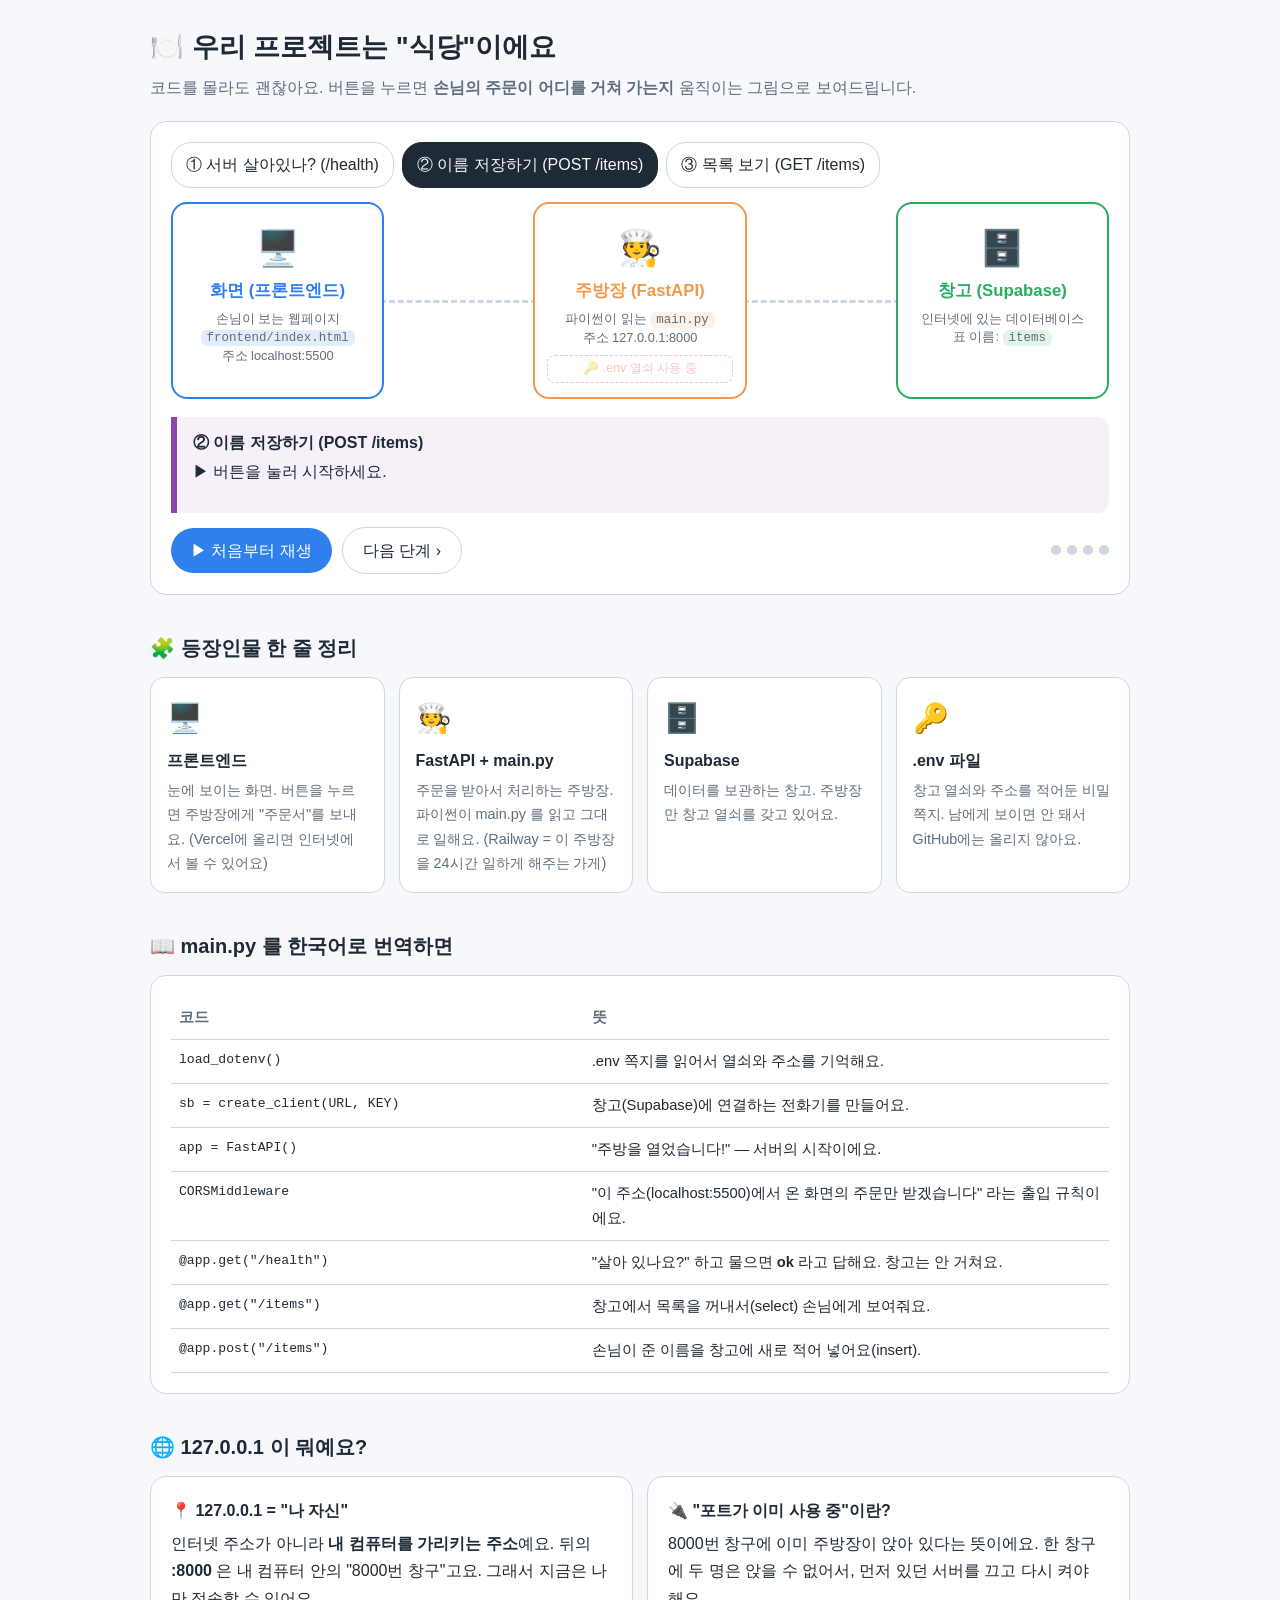
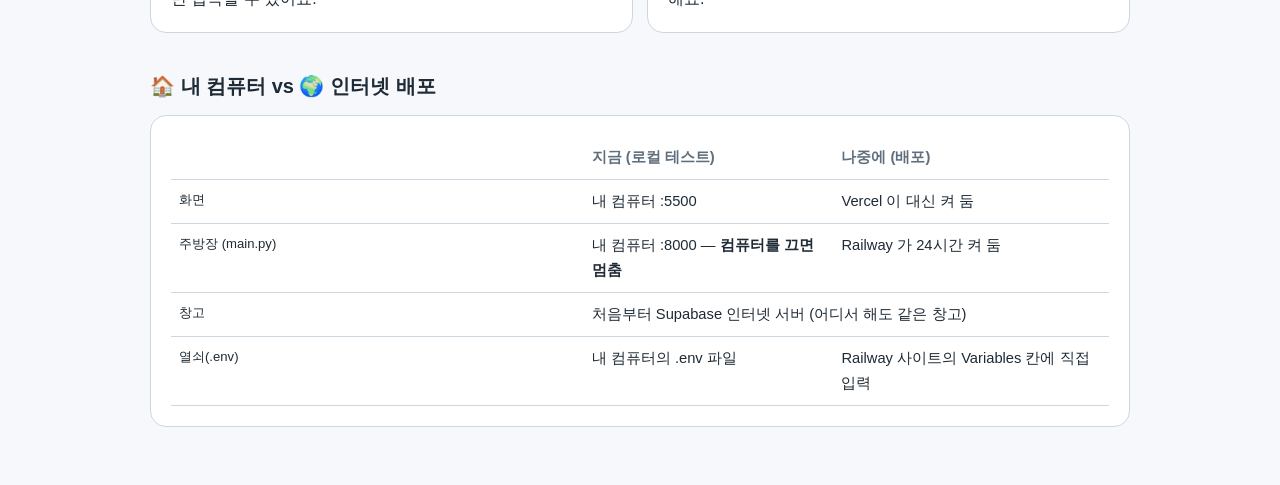
<file: structure.html>
<!DOCTYPE html>
<html lang="ko">
<head>
<meta charset="UTF-8">
<meta name="viewport" content="width=device-width, initial-scale=1">
<title>풀스택 구조 쉽게 보기</title>
<style>
  :root{
    --bg:#f6f8fb; --card:#fff; --ink:#1e2a35; --sub:#5f6e7c; --line:#cdd7e1;
    --front:#2f80ed; --api:#f2994a; --db:#27ae60; --key:#eb5757; --pkt:#8e44ad;
  }
  @media (prefers-color-scheme:dark){
    :root{ --bg:#10161c; --card:#19222b; --ink:#e8eef4; --sub:#9aabba; --line:#2d3b48; }
  }
  *{box-sizing:border-box;margin:0;padding:0}
  body{font-family:"Malgun Gothic","Apple SD Gothic Neo",sans-serif;background:var(--bg);color:var(--ink);line-height:1.7;padding:24px 16px 60px}
  .wrap{max-width:980px;margin:auto}
  h1{font-size:1.7rem;margin-bottom:4px}
  h2{font-size:1.25rem;margin:36px 0 12px}
  .lead{color:var(--sub);margin-bottom:20px}
  .card{background:var(--card);border:1px solid var(--line);border-radius:16px;padding:20px}

  /* 시나리오 버튼 */
  .tabs{display:flex;gap:8px;flex-wrap:wrap;margin-bottom:14px}
  .tab{border:1px solid var(--line);background:var(--card);color:var(--ink);padding:8px 14px;border-radius:20px;cursor:pointer;font:inherit}
  .tab.on{background:var(--ink);color:var(--bg);border-color:var(--ink)}

  /* 무대 */
  .stage{display:grid;grid-template-columns:1fr 1fr 1fr;gap:0;align-items:stretch;position:relative}
  .node{border:2px solid var(--c);border-radius:16px;padding:14px 12px;text-align:center;background:var(--card);transition:box-shadow .3s,transform .3s;position:relative;z-index:2}
  .node.act{box-shadow:0 0 0 5px color-mix(in srgb,var(--c) 30%,transparent);transform:scale(1.03)}
  .node .ico{font-size:2.2rem}
  .node h3{font-size:1.05rem;color:var(--c)}
  .node small{display:block;color:var(--sub);font-size:.8rem;line-height:1.4;margin-top:4px}
  .node code{font-size:.78rem;background:color-mix(in srgb,var(--c) 14%,transparent);padding:1px 6px;border-radius:6px}
  .n1{--c:var(--front)} .n2{--c:var(--api)} .n3{--c:var(--db)}
  .keybox{margin-top:8px;font-size:.78rem;border:1px dashed var(--key);color:var(--key);border-radius:8px;padding:2px 6px;opacity:.35;transition:opacity .3s}
  .keybox.on{opacity:1;animation:pulse .8s infinite alternate}
  @keyframes pulse{to{background:color-mix(in srgb,var(--key) 15%,transparent)}}

  /* 길(연결선) 위에 주문서가 달린다 */
  .track{position:relative;margin:0 -4px;z-index:1}
  .stage{grid-template-columns:1fr 0.7fr 1fr 0.7fr 1fr}
  .track::before{content:"";position:absolute;left:0;right:0;top:50%;border-top:3px dashed var(--line)}
  .pkt{position:absolute;top:50%;left:calc(var(--p,0) * 100%);transform:translate(-50%,-50%);opacity:0;
       background:var(--pkt);color:#fff;border-radius:12px;padding:4px 10px;font-size:.78rem;white-space:nowrap;box-shadow:0 3px 10px rgba(0,0,0,.25)}
  .pkt.show{opacity:1}
  .pkt.back{background:var(--db)}

  /* 설명 말풍선 */
  .say{margin-top:18px;min-height:96px;border-left:6px solid var(--pkt);background:color-mix(in srgb,var(--pkt) 8%,transparent);padding:12px 16px;border-radius:0 12px 12px 0}
  .say b{display:block;margin-bottom:2px}
  .say .code{font-family:Consolas,monospace;font-size:.85rem;color:var(--sub)}
  .ctrl{display:flex;gap:10px;align-items:center;margin-top:14px;flex-wrap:wrap}
  .btn{background:var(--front);color:#fff;border:0;padding:9px 20px;border-radius:24px;font:inherit;cursor:pointer}
  .btn.ghost{background:transparent;color:var(--ink);border:1px solid var(--line)}
  .dots{display:flex;gap:6px;margin-left:auto}
  .dot{width:10px;height:10px;border-radius:50%;background:var(--line);transition:background .3s}
  .dot.on{background:var(--pkt)}

  /* 비유 */
  .grid{display:grid;grid-template-columns:repeat(auto-fit,minmax(210px,1fr));gap:14px}
  .mini{background:var(--card);border:1px solid var(--line);border-radius:14px;padding:16px}
  .mini .e{font-size:1.8rem}
  .mini h4{margin:4px 0}
  .mini p{font-size:.9rem;color:var(--sub)}

  /* 코드 번역 */
  table{width:100%;border-collapse:collapse;font-size:.92rem}
  td,th{border-bottom:1px solid var(--line);padding:9px 8px;text-align:left;vertical-align:top}
  th{color:var(--sub);font-weight:600}
  td:first-child{font-family:Consolas,monospace;font-size:.82rem;white-space:pre-wrap;width:44%}

  .two{display:grid;grid-template-columns:1fr 1fr;gap:14px}
  .two .card h4{margin-bottom:6px}
  .tag{display:inline-block;font-size:.75rem;border-radius:10px;padding:1px 9px;color:#fff;margin-right:4px}

  @media (max-width:720px){
    .stage{grid-template-columns:1fr;grid-template-rows:auto 56px auto 56px auto}
    .track{margin:0}
    .track::before{left:50%;right:auto;top:0;bottom:0;border-top:0;border-left:3px dashed var(--line)}
    .pkt{left:50%;top:calc(var(--p,0) * 100%)}
    .two{grid-template-columns:1fr}
    td:first-child{width:auto}
  }
</style>
</head>
<body>
<div class="wrap">

<h1>🍽️ 우리 프로젝트는 "식당"이에요</h1>
<p class="lead">코드를 몰라도 괜찮아요. 버튼을 누르면 <b>손님의 주문이 어디를 거쳐 가는지</b> 움직이는 그림으로 보여드립니다.</p>

<div class="card">
  <div class="tabs" id="tabs"></div>

  <div class="stage" id="stage">
    <div class="node n1" id="nd0">
      <div class="ico">🖥️</div><h3>화면 (프론트엔드)</h3>
      <small>손님이 보는 웹페이지<br><code>frontend/index.html</code><br>주소 localhost:5500</small>
    </div>
    <div class="track"><div class="pkt" id="pk1"></div></div>
    <div class="node n2" id="nd1">
      <div class="ico">🧑‍🍳</div><h3>주방장 (FastAPI)</h3>
      <small>파이썬이 읽는 <code>main.py</code><br>주소 127.0.0.1:8000</small>
      <div class="keybox" id="key">🔑 .env 열쇠 사용 중</div>
    </div>
    <div class="track"><div class="pkt" id="pk2"></div></div>
    <div class="node n3" id="nd2">
      <div class="ico">🗄️</div><h3>창고 (Supabase)</h3>
      <small>인터넷에 있는 데이터베이스<br>표 이름: <code>items</code></small>
    </div>
  </div>

  <div class="say" id="say"><b>아래 ▶ 버튼을 눌러 보세요</b>주문 하나가 어떻게 흘러가는지 한 단계씩 보여드려요.</div>
  <div class="ctrl">
    <button class="btn" id="play">▶ 처음부터 재생</button>
    <button class="btn ghost" id="next">다음 단계 ›</button>
    <div class="dots" id="dots"></div>
  </div>
</div>

<h2>🧩 등장인물 한 줄 정리</h2>
<div class="grid">
  <div class="mini"><div class="e">🖥️</div><h4>프론트엔드</h4><p>눈에 보이는 화면. 버튼을 누르면 주방장에게 "주문서"를 보내요. (Vercel에 올리면 인터넷에서 볼 수 있어요)</p></div>
  <div class="mini"><div class="e">🧑‍🍳</div><h4>FastAPI + main.py</h4><p>주문을 받아서 처리하는 주방장. 파이썬이 main.py 를 읽고 그대로 일해요. (Railway = 이 주방장을 24시간 일하게 해주는 가게)</p></div>
  <div class="mini"><div class="e">🗄️</div><h4>Supabase</h4><p>데이터를 보관하는 창고. 주방장만 창고 열쇠를 갖고 있어요.</p></div>
  <div class="mini"><div class="e">🔑</div><h4>.env 파일</h4><p>창고 열쇠와 주소를 적어둔 비밀 쪽지. 남에게 보이면 안 돼서 GitHub에는 올리지 않아요.</p></div>
</div>

<h2>📖 main.py 를 한국어로 번역하면</h2>
<div class="card">
<table>
  <tr><th>코드</th><th>뜻</th></tr>
  <tr><td>load_dotenv()</td><td>.env 쪽지를 읽어서 열쇠와 주소를 기억해요.</td></tr>
  <tr><td>sb = create_client(URL, KEY)</td><td>창고(Supabase)에 연결하는 전화기를 만들어요.</td></tr>
  <tr><td>app = FastAPI()</td><td>"주방을 열었습니다!" — 서버의 시작이에요.</td></tr>
  <tr><td>CORSMiddleware</td><td>"이 주소(localhost:5500)에서 온 화면의 주문만 받겠습니다" 라는 출입 규칙이에요.</td></tr>
  <tr><td>@app.get("/health")</td><td>"살아 있나요?" 하고 물으면 <b>ok</b> 라고 답해요. 창고는 안 거쳐요.</td></tr>
  <tr><td>@app.get("/items")</td><td>창고에서 목록을 꺼내서(select) 손님에게 보여줘요.</td></tr>
  <tr><td>@app.post("/items")</td><td>손님이 준 이름을 창고에 새로 적어 넣어요(insert).</td></tr>
</table>
</div>

<h2>🌐 127.0.0.1 이 뭐예요?</h2>
<div class="two">
  <div class="card"><h4>📍 127.0.0.1 = "나 자신"</h4>
    <p>인터넷 주소가 아니라 <b>내 컴퓨터를 가리키는 주소</b>예요. 뒤의 <b>:8000</b> 은 내 컴퓨터 안의 "8000번 창구"고요. 그래서 지금은 나만 접속할 수 있어요.</p></div>
  <div class="card"><h4>🔌 "포트가 이미 사용 중"이란?</h4>
    <p>8000번 창구에 이미 주방장이 앉아 있다는 뜻이에요. 한 창구에 두 명은 앉을 수 없어서, 먼저 있던 서버를 끄고 다시 켜야 해요.</p></div>
</div>

<h2>🏠 내 컴퓨터 vs 🌍 인터넷 배포</h2>
<div class="card">
<table>
  <tr><th></th><th>지금 (로컬 테스트)</th><th>나중에 (배포)</th></tr>
  <tr><td style="font-family:inherit">화면</td><td>내 컴퓨터 :5500</td><td>Vercel 이 대신 켜 둠</td></tr>
  <tr><td style="font-family:inherit">주방장 (main.py)</td><td>내 컴퓨터 :8000 — <b>컴퓨터를 끄면 멈춤</b></td><td>Railway 가 24시간 켜 둠</td></tr>
  <tr><td style="font-family:inherit">창고</td><td colspan="2">처음부터 Supabase 인터넷 서버 (어디서 해도 같은 창고)</td></tr>
  <tr><td style="font-family:inherit">열쇠(.env)</td><td>내 컴퓨터의 .env 파일</td><td>Railway 사이트의 Variables 칸에 직접 입력</td></tr>
</table>
</div>

</div>

<script>
const $ = id => document.getElementById(id);

/* 시나리오: leg = {t:트랙(1|2), dir:'go'|'back', pkt:말풍선, title, text, code, key} */
const SCEN = {
  health: {name:"① 서버 살아있나? (/health)", legs:[
    {t:1,dir:"go",pkt:"GET /health",title:"화면 → 주방장",text:"화면이 \"주방장님, 계세요?\" 하고 8000번 창구로 물어봐요.",code:"fetch('http://localhost:8000/health')"},
    {t:1,dir:"back",pkt:"{status: ok}",title:"주방장 → 화면",text:"main.py 가 \"네, 있어요!\" 하고 ok 를 돌려줘요. 창고까지는 갈 필요도 없어요.",code:"return {\"status\": \"ok\"}",done:true}
  ]},
  add: {name:"② 이름 저장하기 (POST /items)", legs:[
    {t:1,dir:"go",pkt:"POST 사과",title:"화면 → 주방장",text:"손님이 '사과'를 적고 [추가]를 누르면, 화면이 주문서를 주방장에게 보내요.",code:"POST /items   {\"name\": \"사과\"}"},
    {t:2,dir:"go",pkt:"insert 사과",title:"주방장 → 창고",text:"주방장이 비밀 열쇠(.env)를 꺼내 창고 문을 열고 '사과'를 적어 넣어 달라고 해요.",code:"sb.table(\"items\").insert({\"name\": \"사과\"})",key:true},
    {t:2,dir:"back",pkt:"저장됨 #1",title:"창고 → 주방장",text:"창고가 \"저장했어요, 번호는 1번!\" 하고 알려줘요.",code:"res.data[0]  →  {id: 1, name: '사과'}"},
    {t:1,dir:"back",pkt:"완료 #1",title:"주방장 → 화면",text:"주방장이 결과를 화면에 전달하고, 화면은 목록을 새로 고쳐서 '#1 사과'를 보여줘요.",code:"return res.data[0]",done:true}
  ]},
  list: {name:"③ 목록 보기 (GET /items)", legs:[
    {t:1,dir:"go",pkt:"GET /items",title:"화면 → 주방장",text:"페이지를 열면 화면이 \"저장된 목록 보여주세요\" 하고 요청해요.",code:"GET /items"},
    {t:2,dir:"go",pkt:"select *",title:"주방장 → 창고",text:"주방장이 열쇠로 창고를 열고 items 표에서 최신 50개를 꺼내 달라고 해요.",code:"sb.table(\"items\").select(\"*\").limit(50)",key:true},
    {t:2,dir:"back",pkt:"사과, 배, …",title:"창고 → 주방장",text:"창고가 저장돼 있던 줄들을 건네줘요.",code:"res.data"},
    {t:1,dir:"back",pkt:"목록 [..]",title:"주방장 → 화면",text:"화면이 받은 목록을 <li> 줄로 바꿔서 보여줘요. 끝!",code:"return res.data",done:true}
  ]}
};

let cur = "add", step = -1, timer = null, anim = null;
const tabs = $("tabs"), dots = $("dots");

Object.entries(SCEN).forEach(([k,s])=>{
  const b = document.createElement("button");
  b.className="tab"; b.textContent=s.name; b.dataset.k=k;
  b.onclick=()=>pick(k); tabs.appendChild(b);
});

function pick(k){
  cur=k; step=-1; clearTimeout(timer); cancelAnimationFrame(anim);
  [...tabs.children].forEach(b=>b.classList.toggle("on",b.dataset.k===k));
  dots.innerHTML=SCEN[k].legs.map(()=>'<span class="dot"></span>').join("");
  reset();
  $("say").innerHTML="<b>"+SCEN[k].name+"</b>▶ 버튼을 눌러 시작하세요.";
}
function reset(){
  ["pk1","pk2"].forEach(i=>$(i).classList.remove("show"));
  [0,1,2].forEach(i=>$("nd"+i).classList.remove("act"));
  $("key").classList.remove("on");
  [...dots.children].forEach(d=>d.classList.remove("on"));
}

function runLeg(i, auto){
  const legs = SCEN[cur].legs;
  if(i>=legs.length){ step=-1; $("play").textContent="▶ 다시 재생"; return; }
  step=i; const L=legs[i];
  reset();
  [...dots.children].forEach((d,j)=>d.classList.toggle("on",j<=i));
  const a = L.t===1 ? [0,1] : [1,2];
  const from = L.dir==="go" ? a[0] : a[1], to = L.dir==="go" ? a[1] : a[0];
  $("nd"+from).classList.add("act");
  $("key").classList.toggle("on", !!L.key);
  $("say").innerHTML="<b>"+(i+1)+"단계 · "+L.title+"</b>"+L.text+'<div class="code">'+L.code+"</div>";
  const pk=$("pk"+L.t); pk.textContent=L.pkt; pk.classList.add("show"); pk.classList.toggle("back",L.dir==="back");
  const start=performance.now(), dur=1500;
  const p0 = L.dir==="go"?0:1, p1 = L.dir==="go"?1:0;
  cancelAnimationFrame(anim);
  (function f(now){
    const t=Math.min(1,(now-start)/dur), e=t<.5?2*t*t:1-Math.pow(-2*t+2,2)/2;
    pk.style.setProperty("--p", p0+(p1-p0)*e);
    if(t<1) anim=requestAnimationFrame(f);
    else{
      $("nd"+from).classList.remove("act"); $("nd"+to).classList.add("act");
      if(L.done){ pk.classList.remove("show"); }
      if(auto) timer=setTimeout(()=>runLeg(i+1,true), 1800);
    }
  })(start);
}

$("play").onclick=()=>{ clearTimeout(timer); $("play").textContent="⏸ 재생 중…"; runLeg(0,true); };
$("next").onclick=()=>{ clearTimeout(timer); runLeg(step+1,false); };
pick("add");
</script>
</body>
</html>
</file>
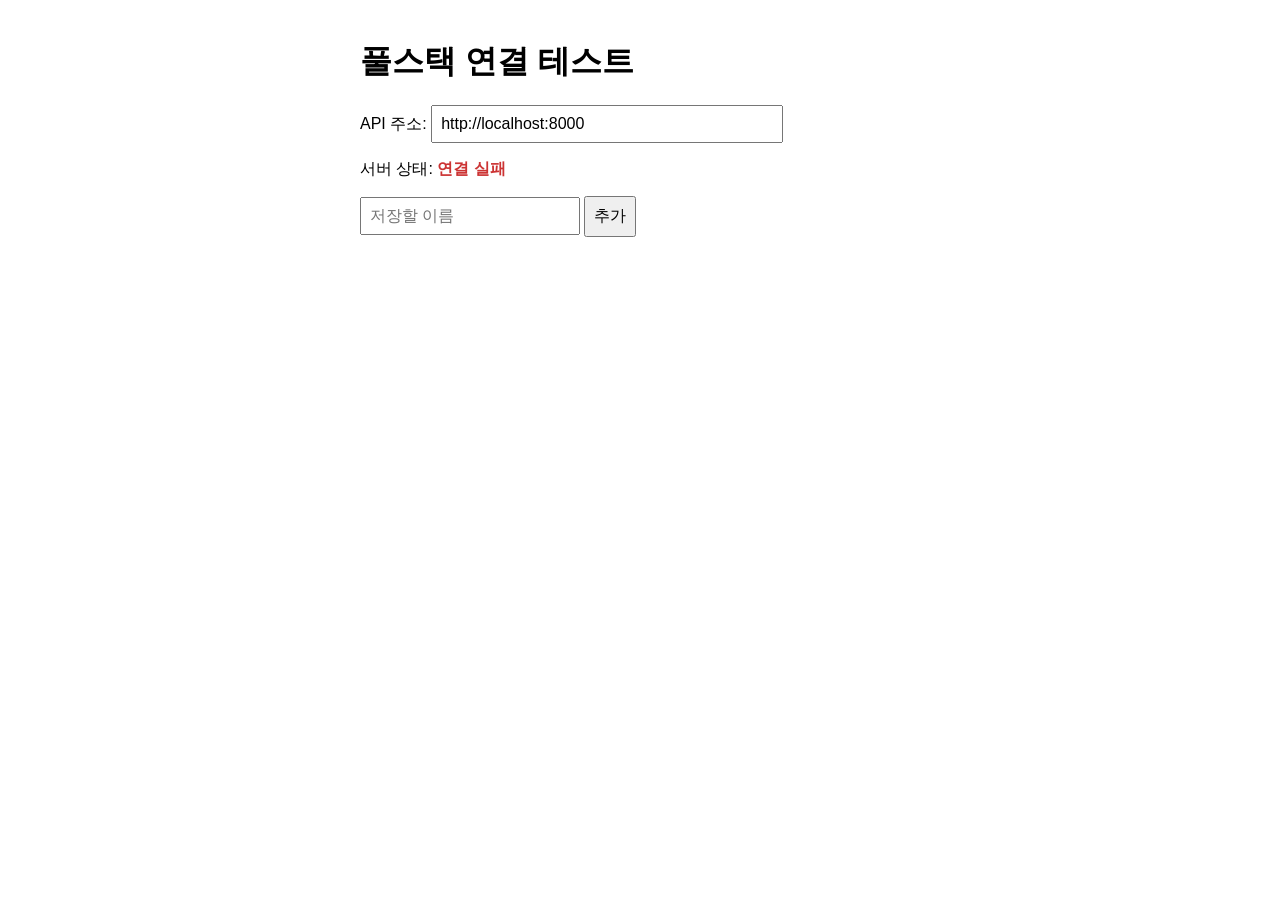
<file: frontend/api-test.html>
<!DOCTYPE html>
<html lang="ko">
<head>
<meta charset="UTF-8">
<meta name="viewport" content="width=device-width, initial-scale=1">
<title>풀스택 연결 테스트</title>
<style>
  body{font-family:"Malgun Gothic",sans-serif;max-width:560px;margin:40px auto;padding:0 16px}
  input,button{font-size:1rem;padding:8px}
  li{margin:4px 0} .ok{color:#0a7} .err{color:#c33}
</style>
</head>
<body>
<h1>풀스택 연결 테스트</h1>
<p>API 주소: <input id="api" size="34" value="http://localhost:8000"></p>
<p>서버 상태: <b id="health">확인 중...</b></p>
<form id="form"><input id="name" placeholder="저장할 이름" required> <button>추가</button></form>
<p id="msg"></p>
<ul id="list"></ul>
<script>
const $ = id => document.getElementById(id);
const api = () => $("api").value.replace(/\/$/, "");
async function health(){
  try{ const r = await fetch(api()+"/health"); $("health").textContent = (await r.json()).status; $("health").className="ok"; }
  catch{ $("health").textContent = "연결 실패"; $("health").className="err"; }
}
async function load(){
  const r = await fetch(api()+"/items");
  const d = await r.json();
  if(!r.ok){ $("msg").textContent = d.detail; $("msg").className="err"; return; }
  $("msg").textContent = "";
  $("list").innerHTML = d.map(i => `<li>#${i.id} ${i.name.replace(/</g,"&lt;")}</li>`).join("");
}
$("form").onsubmit = async e => {
  e.preventDefault();
  const r = await fetch(api()+"/items", {method:"POST", headers:{"Content-Type":"application/json"}, body:JSON.stringify({name:$("name").value})});
  if(!r.ok){ $("msg").textContent = (await r.json()).detail; $("msg").className="err"; return; }
  $("name").value=""; load();
};
$("api").onchange = () => { health(); load(); };
health(); load();
</script>
</body>
</html>
</file>
<file: frontend/style.css>
:root{
  --bg:#fffaf3; --card:#fff; --ink:#26323c; --sub:#6b7a86; --line:#eee2d2;
  --orange:#ff8a1f; --orange-d:#e66f00; --red:#e5484d; --shadow:0 8px 24px rgba(120,70,10,.10);
}
@media (prefers-color-scheme:dark){
  :root{ --bg:#14181c; --card:#1d242b; --ink:#f0f4f7; --sub:#9aa8b4; --line:#2b353e; --shadow:0 8px 24px rgba(0,0,0,.35); }
}
*{box-sizing:border-box;margin:0;padding:0}
html{scroll-behavior:smooth}
body{font-family:"Pretendard","Malgun Gothic","Apple SD Gothic Neo",sans-serif;background:var(--bg);color:var(--ink);line-height:1.6}
button{font:inherit;cursor:pointer;border:0}

.top{position:sticky;top:0;z-index:20;display:flex;justify-content:space-between;align-items:center;padding:12px 5vw;background:color-mix(in srgb,var(--bg) 88%,transparent);backdrop-filter:blur(10px);border-bottom:1px solid var(--line)}
.brand{text-decoration:none;color:var(--ink);font-size:1.15rem;letter-spacing:.5px}
.brand b{color:var(--orange)}
.cart-btn{background:var(--ink);color:var(--bg);padding:9px 16px;border-radius:24px;display:flex;gap:6px;align-items:center;transition:transform .15s}
.cart-btn:hover{transform:translateY(-2px)}
.badge{font-style:normal;background:var(--orange);color:#fff;min-width:22px;height:22px;border-radius:11px;display:grid;place-items:center;font-size:.78rem;font-weight:700;padding:0 6px}
.badge.bump{animation:bump .4s}
@keyframes bump{40%{transform:scale(1.5)}}

.hero{max-width:1100px;margin:28px auto 8px;width:calc(100% - 10vw);padding:34px 5vw;border-radius:28px;display:flex;align-items:center;justify-content:space-between;gap:20px;
  background:linear-gradient(135deg,#ffb24d,#ff7a18 55%,#f0583a);color:#fff;box-shadow:var(--shadow);overflow:hidden}
.eyebrow{font-weight:700;opacity:.9;font-size:.9rem}
.hero h1{font-size:clamp(1.8rem,5vw,2.8rem);line-height:1.25;margin:4px 0 10px}
.hero .sub{font-size:.95rem;opacity:.95}
.hero-art{font-size:6.5rem;position:relative;flex:none;margin-right:46px;filter:drop-shadow(0 10px 14px rgba(0,0,0,.2));animation:float 4s ease-in-out infinite}
.hero-art i{font-style:normal;position:absolute;font-size:2.6rem}
.hero-art i:nth-child(1){left:-46px;bottom:-4px}
.hero-art i:nth-child(2){right:-40px;top:-6px}
@keyframes float{50%{transform:translateY(-10px)}}

main{max-width:1100px;margin:auto;padding:30px 5vw 50px}
.bar{display:flex;justify-content:space-between;align-items:center;gap:12px;flex-wrap:wrap;margin-bottom:18px}
.bar h2{font-size:1.4rem}
.chips{display:flex;gap:8px;flex-wrap:wrap}
.chip{background:var(--card);color:var(--ink);border:1px solid var(--line);padding:6px 14px;border-radius:20px;font-size:.88rem;transition:.15s}
.chip.on{background:var(--ink);color:var(--bg);border-color:var(--ink)}

.notice{background:color-mix(in srgb,var(--red) 10%,var(--card));border:1px solid var(--red);color:var(--red);border-radius:12px;padding:12px 16px;margin-bottom:16px;font-size:.92rem}

.grid{display:grid;grid-template-columns:repeat(auto-fill,minmax(235px,1fr));gap:20px}
.card{background:var(--card);border:1px solid var(--line);border-radius:20px;overflow:hidden;box-shadow:var(--shadow);display:flex;flex-direction:column;transition:transform .2s;animation:pop .4s both}
.card:hover{transform:translateY(-5px)}
@keyframes pop{from{opacity:0;transform:translateY(12px)}}
.pic{height:138px;display:grid;place-items:center;font-size:4.2rem;position:relative}
.pic .tag{position:absolute;top:10px;left:10px;font-size:.72rem;background:rgba(255,255,255,.85);color:#444;padding:2px 10px;border-radius:12px}
.info{padding:14px 16px 16px;display:flex;flex-direction:column;gap:2px;flex:1}
.info h3{font-size:1.02rem}
.info p{font-size:.84rem;color:var(--sub);flex:1}
.row{display:flex;justify-content:space-between;align-items:center;margin-top:10px}
.price{font-weight:800;font-size:1.08rem}
.add{background:var(--orange);color:#fff;padding:8px 14px;border-radius:20px;font-weight:700;font-size:.88rem;transition:.15s}
.add:hover{background:var(--orange-d)}
.add:disabled{opacity:.6;cursor:wait}
.skeleton{height:250px;border-radius:20px;background:linear-gradient(90deg,var(--line),var(--card),var(--line));background-size:200% 100%;animation:sh 1.2s infinite}
@keyframes sh{to{background-position:-200% 0}}

footer{text-align:center;color:var(--sub);font-size:.85rem;padding:26px 5vw 40px;border-top:1px solid var(--line)}

.overlay{position:fixed;inset:0;background:rgba(10,15,20,.5);z-index:30;opacity:0;transition:opacity .25s}
.overlay.show{opacity:1}
.drawer{position:fixed;top:0;right:0;height:100%;width:min(420px,100%);background:var(--card);z-index:40;display:flex;flex-direction:column;transform:translateX(100%);transition:transform .3s cubic-bezier(.2,.8,.2,1);box-shadow:-10px 0 30px rgba(0,0,0,.2)}
.drawer.open{transform:none}
.drawer-head{display:flex;justify-content:space-between;align-items:center;padding:16px 20px;border-bottom:1px solid var(--line)}
.x{background:transparent;color:var(--ink);font-size:1.2rem;width:36px;height:36px;border-radius:50%}
.x:hover{background:var(--line)}
.drawer-body{flex:1;overflow:auto;padding:10px 20px}
.empty{text-align:center;color:var(--sub);padding:60px 0}
.empty b{display:block;font-size:3rem}
.line{display:grid;grid-template-columns:56px 1fr auto;gap:12px;align-items:center;padding:14px 0;border-bottom:1px solid var(--line);animation:pop .3s both}
.thumb{width:56px;height:56px;border-radius:14px;display:grid;place-items:center;font-size:1.9rem}
.line h4{font-size:.95rem}
.line small{color:var(--sub)}
.qty{display:inline-flex;align-items:center;gap:2px;margin-top:6px;border:1px solid var(--line);border-radius:20px}
.qty button{width:28px;height:28px;background:transparent;color:var(--ink);font-size:1.05rem;border-radius:50%}
.qty button:hover{background:var(--line)}
.qty span{min-width:26px;text-align:center;font-weight:700;font-size:.9rem}
.right{text-align:right}
.right b{display:block;font-size:.95rem}
.del{background:transparent;color:var(--red);font-size:.78rem;margin-top:6px;padding:2px 4px}
.drawer-foot{padding:16px 20px 20px;border-top:1px solid var(--line);display:grid;gap:8px}
.sum{display:flex;justify-content:space-between;align-items:baseline}
.sum b{font-size:1.4rem;color:var(--orange-d)}
.order{background:var(--orange);color:#fff;padding:13px;border-radius:14px;font-weight:800;font-size:1rem}
.order:hover{background:var(--orange-d)}
.order:disabled{opacity:.5;cursor:not-allowed}
.clear{background:transparent;color:var(--sub);font-size:.85rem;padding:4px}

.toast{position:fixed;left:50%;bottom:26px;transform:translate(-50%,30px);background:var(--ink);color:var(--bg);padding:10px 20px;border-radius:24px;font-size:.92rem;opacity:0;pointer-events:none;transition:.3s;z-index:60;max-width:90vw}
.toast.show{opacity:1;transform:translate(-50%,0)}

@media (max-width:640px){
  .hero{flex-direction:column;text-align:center;padding:28px 5vw}
  .hero-art{font-size:4.6rem;margin-right:0}
  .cart-btn span{display:none}
}
</file>
